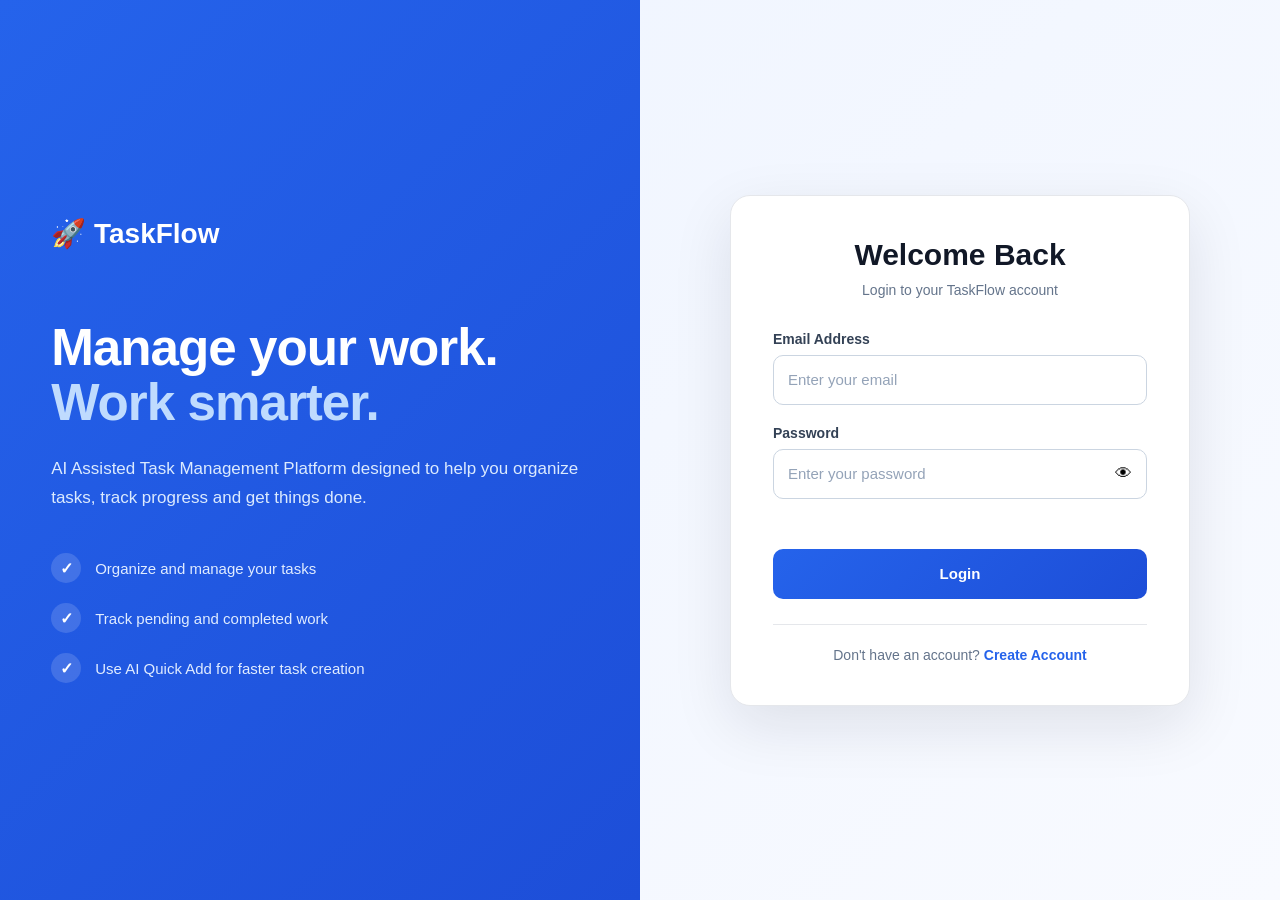
<file: frontend/index.html>
<!DOCTYPE html>
<html lang="en">

<head>
    <meta charset="UTF-8">
    <meta name="viewport" content="width=device-width, initial-scale=1.0">

    <title>TaskFlow</title>

    <link rel="stylesheet" href="styles.css">
</head>

<body>

    <!-- ==========================================
         HEADER
    =========================================== -->
    <header class="top-header">

    <div class="taskflow-brand">

        <div class="brand-icon">
            🚀
        </div>

        <div class="brand-text">
            <h1>TaskFlow</h1>
            <span>AI-Assisted Task Management</span>
        </div>

    </div>

    <div class="header-actions">

        <button
        type="button"
        id="logoutBtn"
        class="logout-btn"

    >
        🚪 Logout
    </button>

    </div>

</header>

    

    <!-- ==========================================
         DASHBOARD STATISTICS
    =========================================== -->

    <section class="stats-section">

        <div class="stat-card total">

            <h3>📋 Total Tasks</h3>

            <h1 id="totalTasks">0</h1>

        </div>


        <div class="stat-card pending">

            <h3>⏳ Pending</h3>

            <h1 id="pendingTasks">0</h1>

        </div>


        <div class="stat-card completed">

            <h3>✅ Completed</h3>

            <h1 id="completedTasks">0</h1>

        </div>

    </section>


    <!-- ==========================================
         MAIN LAYOUT
    =========================================== -->

    <main>


        <!-- ======================================
             LEFT SIDE
        ======================================= -->

        <section class="form-section">


            <!-- ==================================
                 AI QUICK ADD
            =================================== -->

            <div class="ai-quick-box">

                <h2>🤖 AI Quick Add</h2>


                <textarea
                    id="quickDescription"
                    placeholder="Example: Finish frontend tomorrow high priority"
                ></textarea>


                <input
                    type="number"
                    id="quickProjectId"
                    placeholder="Project ID"
                >


                <button
                    type="button"
                    id="quickAddBtn"
                >
                    🤖 Create using AI
                </button>

            </div>


            <!-- ==================================
                 NORMAL ADD TASK
            =================================== -->

            <div class="normal-task-box">

                <h2>Add New Task</h2>


                <form id="taskForm">


                    <label for="title">
                        Task Title
                    </label>


                    <input
                        type="text"
                        id="title"
                        placeholder="Enter Task Title"
                    >


                    <small id="titleError"></small>


                    <label for="description">
                        Description
                    </label>


                    <textarea
                        id="description"
                        placeholder="Enter Description"
                    ></textarea>


                    <label for="priority">
                        Priority
                    </label>


                    <select id="priority">

                        <option value="low">
                            Low
                        </option>

                        <option
                            value="medium"
                            selected
                        >
                            Medium
                        </option>

                        <option value="high">
                            High
                        </option>

                    </select>


                    <label for="due_date">
                        Due Date
                    </label>


                    <input
                        type="text"
                        id="due_date"
                        placeholder="Today / Tomorrow / Next Friday"
                    >


                    <label for="project_id">
                        Project ID
                    </label>


                    <input
                        type="number"
                        id="project_id"
                        placeholder="Project ID"
                    >


                    <button type="submit">
                        Add Task
                    </button>

                </form>

            </div>

        </section>


        <!-- ======================================
             RIGHT SIDE - TASK LIST
        ======================================= -->

        <section class="task-section">

            <h2>📋 Task List</h2>


            <!-- NORMAL SEARCH -->

            <input
                type="text"
                id="searchTask"
                placeholder="🔍 Search tasks..."
            >


            <!-- ==================================
                 ALGORITHM SEARCH
            =================================== -->

            <div class="algorithm-search">

                <input
                    type="text"
                    id="algorithmSearch"
                    placeholder="🔎 Search exact task title..."
                >


                <select id="searchAlgorithm">

                    <option value="binary">
                        Binary Search
                    </option>

                    <option value="linear">
                        Linear Search
                    </option>

                </select>


                <button
                    type="button"
                    id="algorithmSearchBtn"
                >
                    🔍 Search
                </button>


                <button
                    type="button"
                    id="clearSearchBtn"
                >
                    ❌ Clear
                </button>

            </div>


            <!-- ==================================
                 SORT
            =================================== -->

            <select id="sortTasks">

                <option value="newest">
                    🆕 Newest First
                </option>

                <option value="oldest">
                    📜 Oldest First
                </option>

                <option value="priority">
                    🔥 High Priority
                </option>

                <option value="status">
                    📌 Pending First
                </option>

            </select>


            <!-- ==================================
                 TASK LIST
            =================================== -->

            <div id="taskList"></div>

        </section>

    </main>


    <!-- ==========================================
         DELETE CONFIRMATION MODAL
    =========================================== -->

    <div
        id="deleteModal"
        class="modal"
    >

        <div class="modal-content">

            <h2>🗑️ Delete Task</h2>

            <p>
                Are you sure you want to delete this task?
            </p>


            <div class="modal-buttons">

                <button
                    id="cancelDelete"
                    class="cancel-btn"
                    type="button"
                >
                    Cancel
                </button>


                <button
                    id="confirmDelete"
                    class="confirm-btn"
                    type="button"
                >
                    Delete
                </button>

            </div>

        </div>

    </div>


    <!-- ==========================================
         AI QUICK ADD PREVIEW MODAL
    =========================================== -->

    <div
        id="quickTaskPreview"
        class="modal"
    >

        <div class="modal-content ai-preview-content">

            <h2>🤖 AI Task Preview</h2>


            <!-- Description -->

            <div class="ai-preview-row">

                <strong>Description</strong>

                <p id="quickPreviewDescription">
                    -
                </p>

            </div>


            <!-- Priority -->

            <div class="ai-preview-row">

                <strong>Priority</strong>


                <div class="priority-options">

                    <button
                        type="button"
                        class="priority-option"
                        data-priority="low"
                    >
                        🟢 Low
                    </button>


                    <button
                        type="button"
                        class="priority-option active"
                        data-priority="medium"
                    >
                        🟡 Medium
                    </button>


                    <button
                        type="button"
                        class="priority-option"
                        data-priority="high"
                    >
                        🔴 High
                    </button>

                </div>

            </div>


            <!-- Due Date -->

            <div class="ai-preview-row">

                <label for="quickTaskDueDate">
                    <strong>Due Date</strong>
                </label>


                <input
                    type="text"
                    id="quickTaskDueDate"
                    placeholder="Today / Tomorrow / Next Friday"
                >

            </div>


            <!-- Buttons -->

            <div class="modal-buttons">

                <button
                    type="button"
                    id="cancelQuickTaskBtn"
                    class="cancel-btn"
                >
                    Cancel
                </button>


                <button
                    type="button"
                    id="confirmQuickTaskBtn"
                    class="confirm-btn ai-confirm-btn"
                >
                    🤖 Add AI Task
                </button>

            </div>

        </div>

    </div>


    <!-- ==========================================
         SUCCESS TOAST
    =========================================== -->

    <div
        id="successToast"
        class="toast"
    ></div>


    <!-- ==========================================
         AUTHENTICATION CHECK
    =========================================== -->

    <script>

        const taskflowToken =
            localStorage.getItem("taskflow_token");

        if (!taskflowToken) {

            window.location.href = "login.html";

        }

    </script>


    <!-- ==========================================
         JAVASCRIPT
    =========================================== -->

    <script src="script.js"></script>
    <script src="logout.js"></script>

</body>

</html>
</file>
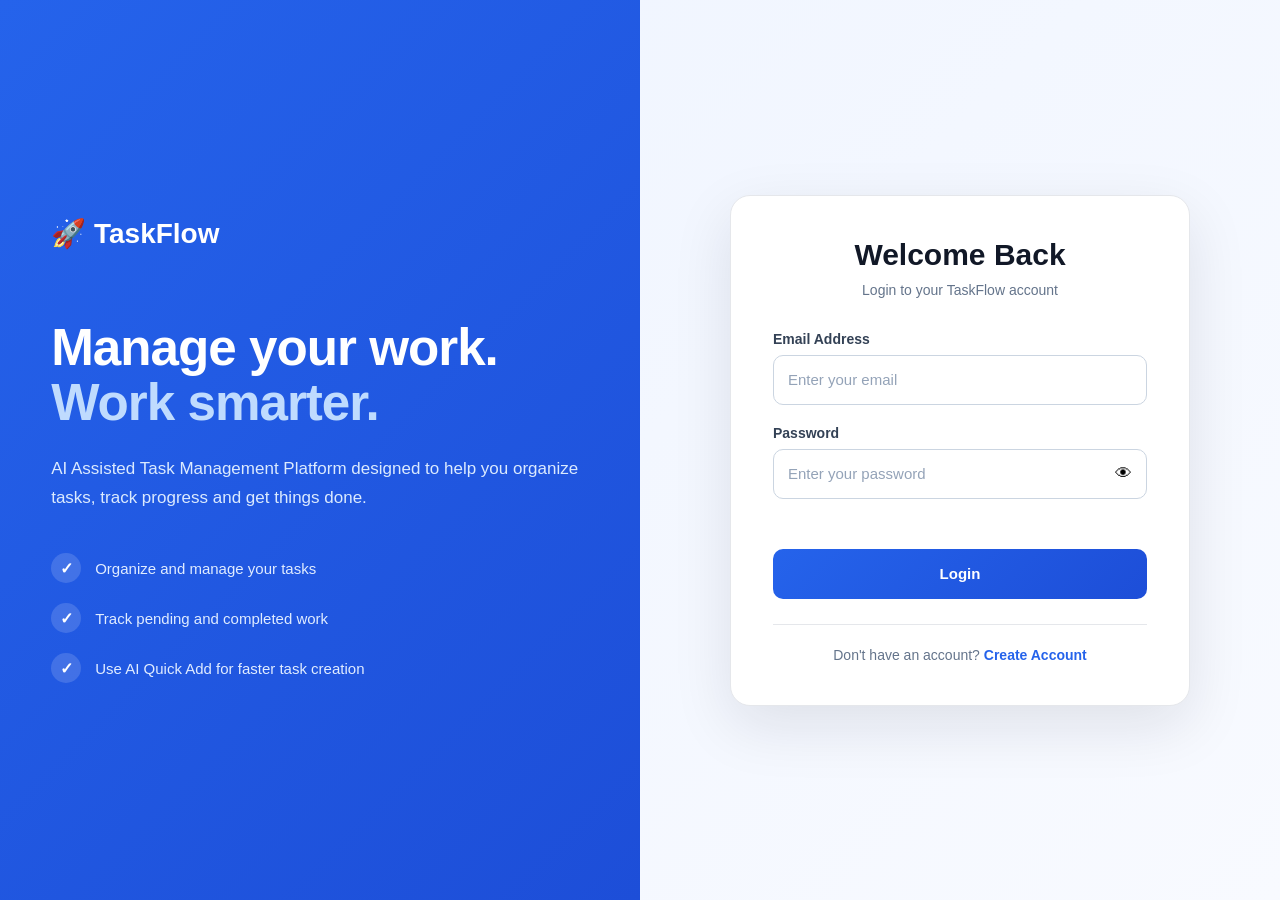
<file: frontend/login.html>
<!DOCTYPE html>
<html lang="en">

<head>
    <meta charset="UTF-8">

    <meta
        name="viewport"
        content="width=device-width, initial-scale=1.0"
    >

    <title>TaskFlow - Login</title>

    <link rel="stylesheet" href="auth.css">
</head>

<body>

    <div class="auth-page">

        <!-- ==========================================
             LEFT SIDE
        =========================================== -->

        <div class="auth-info">

            <div class="brand">
                🚀 TaskFlow
            </div>

            <h1>
                Manage your work.
                <span>Work smarter.</span>
            </h1>

            <p>
                AI Assisted Task Management Platform
                designed to help you organize tasks,
                track progress and get things done.
            </p>

            <div class="feature-list">

                <div class="feature">
                    <span>✓</span>
                    <p>Organize and manage your tasks</p>
                </div>

                <div class="feature">
                    <span>✓</span>
                    <p>Track pending and completed work</p>
                </div>

                <div class="feature">
                    <span>✓</span>
                    <p>Use AI Quick Add for faster task creation</p>
                </div>

            </div>

        </div>


        <!-- ==========================================
             LOGIN CARD
        =========================================== -->

        <div class="auth-container">

            <div class="auth-card">

                <div class="auth-header">

                    <div class="mobile-logo">
                        🚀
                    </div>

                    <h2>
                        Welcome Back
                    </h2>

                    <p>
                        Login to your TaskFlow account
                    </p>

                </div>


                <!-- ==================================
                     LOGIN FORM
                =================================== -->

                <form id="loginForm">

                    <div class="input-group">

                        <label for="loginEmail">
                            Email Address
                        </label>

                        <input
                            type="email"
                            id="loginEmail"
                            placeholder="Enter your email"
                            autocomplete="email"
                            required
                        >

                    </div>


                    <div class="input-group">

                        <label for="loginPassword">
                            Password
                        </label>

                        <div class="password-wrapper">

                            <input
                                type="password"
                                id="loginPassword"
                                placeholder="Enter your password"
                                autocomplete="current-password"
                                required
                            >

                            <button
                                type="button"
                                class="password-toggle"
                                id="loginPasswordToggle"
                            >
                                👁
                            </button>

                        </div>

                    </div>


                    <!-- ERROR -->

                    <div
                        id="loginError"
                        class="auth-error"
                    ></div>


                    <!-- SUCCESS -->

                    <div
                        id="loginSuccess"
                        class="auth-success"
                    ></div>


                    <!-- LOGIN BUTTON -->

                    <button
                        type="submit"
                        class="auth-button"
                        id="loginButton"
                    >
                        Login
                    </button>

                </form>


                <!-- ==================================
                     REGISTER LINK
                =================================== -->

                <div class="auth-footer">

                    <p>
                        Don't have an account?

                        <a href="register.html">
                            Create Account
                        </a>
                    </p>

                </div>

            </div>

        </div>

    </div>


    <!-- ==========================================
         AUTH JAVASCRIPT
    =========================================== -->

    <script src="auth.js"></script>

</body>

</html>
</file>
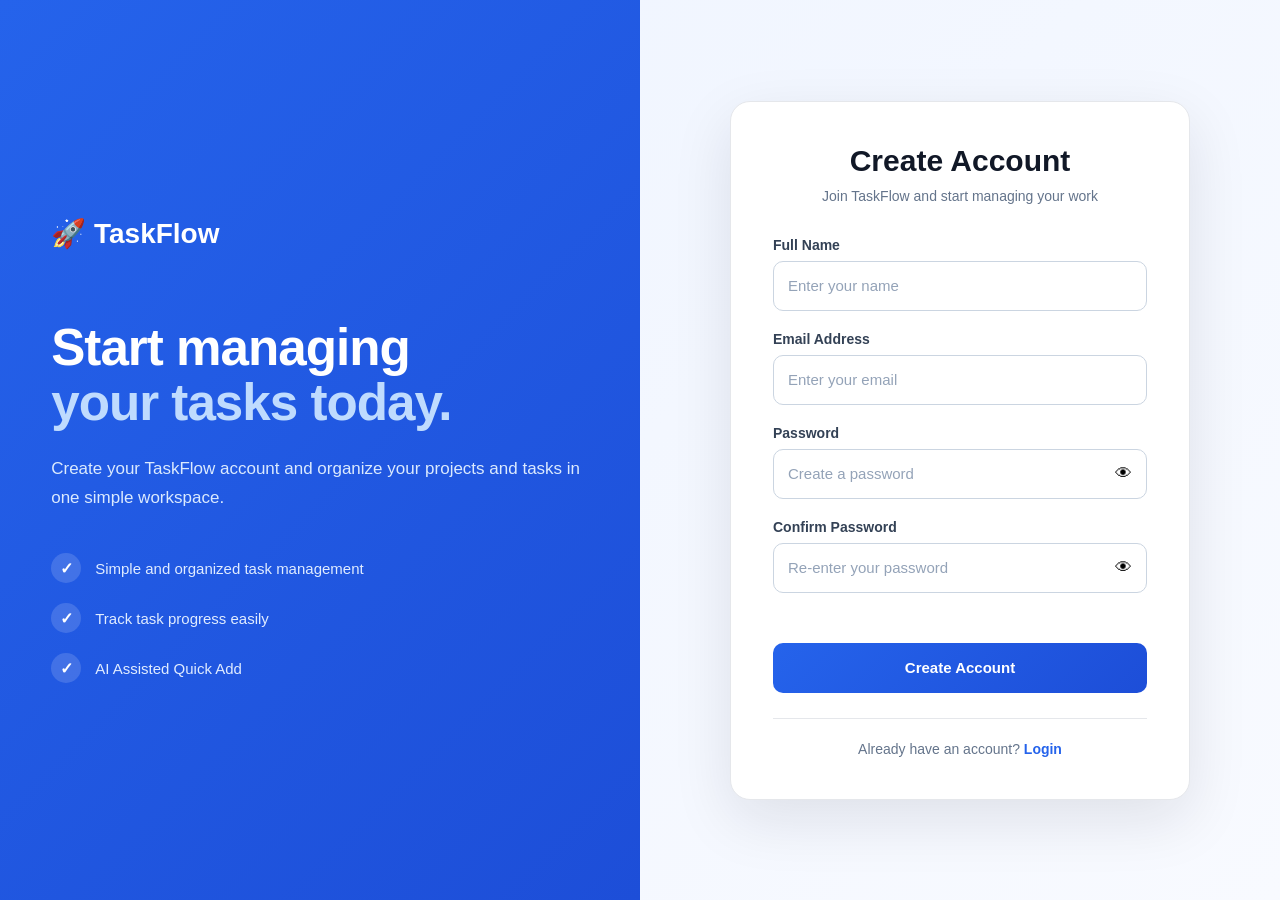
<file: frontend/register.html>
<!DOCTYPE html>
<html lang="en">

<head>

    <meta charset="UTF-8">

    <meta
        name="viewport"
        content="width=device-width, initial-scale=1.0"
    >

    <title>TaskFlow - Register</title>

    <link rel="stylesheet" href="auth.css">

</head>

<body>

    <div class="auth-page">

        <!-- ==========================================
             LEFT SIDE
        =========================================== -->

        <div class="auth-info">

            <div class="brand">
                🚀 TaskFlow
            </div>

            <h1>
                Start managing
                <span>your tasks today.</span>
            </h1>

            <p>
                Create your TaskFlow account and
                organize your projects and tasks
                in one simple workspace.
            </p>

            <div class="feature-list">

                <div class="feature">
                    <span>✓</span>
                    <p>Simple and organized task management</p>
                </div>

                <div class="feature">
                    <span>✓</span>
                    <p>Track task progress easily</p>
                </div>

                <div class="feature">
                    <span>✓</span>
                    <p>AI Assisted Quick Add</p>
                </div>

            </div>

        </div>


        <!-- ==========================================
             REGISTER CARD
        =========================================== -->

        <div class="auth-container">

            <div class="auth-card">

                <div class="auth-header">

                    <div class="mobile-logo">
                        🚀
                    </div>

                    <h2>
                        Create Account
                    </h2>

                    <p>
                        Join TaskFlow and start managing
                        your work
                    </p>

                </div>


                <!-- ==================================
                     REGISTER FORM
                =================================== -->

                <form id="registerForm">

                    <!-- NAME -->

                    <div class="input-group">

                        <label for="registerName">
                            Full Name
                        </label>

                        <input
                            type="text"
                            id="registerName"
                            placeholder="Enter your name"
                            autocomplete="name"
                            required
                        >

                    </div>


                    <!-- EMAIL -->

                    <div class="input-group">

                        <label for="registerEmail">
                            Email Address
                        </label>

                        <input
                            type="email"
                            id="registerEmail"
                            placeholder="Enter your email"
                            autocomplete="email"
                            required
                        >

                    </div>


                    <!-- PASSWORD -->

                    <div class="input-group">

                        <label for="registerPassword">
                            Password
                        </label>

                        <div class="password-wrapper">

                            <input
                                type="password"
                                id="registerPassword"
                                placeholder="Create a password"
                                autocomplete="new-password"
                                required
                            >

                            <button
                                type="button"
                                class="password-toggle"
                                id="registerPasswordToggle"
                                aria-label="Show password"
                            >
                                👁
                            </button>

                        </div>

                    </div>


                    <!-- CONFIRM PASSWORD -->

                    <div class="input-group">

                        <label for="confirmPassword">
                            Confirm Password
                        </label>

                        <div class="password-wrapper">

                            <input
                                type="password"
                                id="confirmPassword"
                                placeholder="Re-enter your password"
                                autocomplete="new-password"
                                required
                            >

                            <button
                                type="button"
                                class="password-toggle"
                                id="confirmPasswordToggle"
                                aria-label="Show confirm password"
                            >
                                👁
                            </button>

                        </div>

                    </div>


                    <!-- ERROR -->

                    <div
                        id="registerError"
                        class="auth-error"
                    ></div>


                    <!-- SUCCESS -->

                    <div
                        id="registerSuccess"
                        class="auth-success"
                    ></div>


                    <!-- REGISTER BUTTON -->

                    <button
                        type="submit"
                        class="auth-button"
                        id="registerButton"
                    >
                        Create Account
                    </button>

                </form>


                <!-- ==================================
                     LOGIN LINK
                =================================== -->

                <div class="auth-footer">

                    <p>
                        Already have an account?

                        <a href="login.html">
                            Login
                        </a>
                    </p>

                </div>

            </div>

        </div>

    </div>


    <script src="auth.js"></script>

</body>

</html>
</file>
<file: frontend/styles.css>
/* =========================================================
   TASKFLOW - PROFESSIONAL BLUE UI
   ONLY VISUAL / COLOR / SPACING CHANGES
   ========================================================= */

* {
    margin: 0;
    padding: 0;
    box-sizing: border-box;
}

html {
    scroll-behavior: smooth;
}

body {
    min-height: 100vh;

    font-family:
        Inter,
        ui-sans-serif,
        system-ui,
        -apple-system,
        BlinkMacSystemFont,
        "Segoe UI",
        sans-serif;

    color: #172033;

    background:
        radial-gradient(
            circle at 15% 0%,
            rgba(96, 165, 250, 0.35),
            transparent 32%
        ),
        radial-gradient(
            circle at 90% 10%,
            rgba(59, 130, 246, 0.25),
            transparent 30%
        ),
        linear-gradient(
            135deg,
            #dbeafe 0%,
            #eff6ff 45%,
            #e0f2fe 100%
        );

    line-height: 1.5;
}

/* =========================================================
   HEADER
   ========================================================= */

header {
    width: min(1400px, calc(100% - 40px));
    margin: 24px auto 18px;

    padding: 28px 32px;

    border-radius: 22px;

    background:
        linear-gradient(
            135deg,
            #0f3b82 0%,
            #1557a6 55%,
            #1976d2 100%
        );

    color: white;

    box-shadow:
        0 18px 45px rgba(30, 64, 175, 0.25);

    position: relative;
    overflow: hidden;
}

header::after {
    content: "";

    position: absolute;

    width: 260px;
    height: 260px;

    right: -90px;
    top: -130px;

    border-radius: 50%;

    background: rgba(255, 255, 255, 0.10);
}

header h1 {
    position: relative;
    z-index: 1;

    font-size: clamp(1.7rem, 3vw, 2.35rem);
    font-weight: 800;

    letter-spacing: -0.8px;

    margin-bottom: 5px;
}

header p {
    position: relative;
    z-index: 1;

    color: #dbeafe;

    font-size: 0.95rem;
    font-weight: 500;
}

/* =========================================================
   STATISTICS
   ========================================================= */

.stats-section {
    width: min(1400px, calc(100% - 40px));
    margin: 0 auto 20px;

    display: grid;

    grid-template-columns:
        repeat(3, minmax(0, 1fr));

    gap: 16px;
}

.stat-card {
    min-height: 120px;

    padding: 20px 22px;

    border-radius: 18px;

    background:
        linear-gradient(
            145deg,
            #ffffff,
            #f8fbff
        );

    border: 1px solid #bfdbfe;

    box-shadow:
        0 10px 28px rgba(30, 64, 175, 0.12);

    display: flex;
    flex-direction: column;
    justify-content: center;

    position: relative;

    overflow: hidden;

    transition:
        transform 0.2s ease,
        box-shadow 0.2s ease;
}

.stat-card:hover {
    transform: translateY(-3px);

    box-shadow:
        0 16px 35px rgba(30, 64, 175, 0.16);
}

.stat-card::before {
    content: "";

    position: absolute;

    left: 0;
    top: 0;
    bottom: 0;

    width: 5px;
}

.stat-card.total::before {
    background: #2563eb;
}

.stat-card.pending::before {
    background: #f59e0b;
}

.stat-card.completed::before {
    background: #10b981;
}

.stat-card h3 {
    color: #475569;

    font-size: 0.88rem;
    font-weight: 700;

    margin-bottom: 4px;
}

.stat-card h1 {
    color: #0f172a;

    font-size: 2rem;
    font-weight: 800;

    line-height: 1.1;
}

/* =========================================================
   MAIN
   ========================================================= */

main {
    width: min(1400px, calc(100% - 40px));
    margin: 0 auto 40px;

    display: grid;

    grid-template-columns:
        minmax(300px, 0.82fr)
        minmax(0, 1.6fr);

    gap: 20px;

    align-items: start;
}

/* =========================================================
   COMMON SECTIONS
   ========================================================= */

.form-section,
.task-section {
    background:
        rgba(255, 255, 255, 0.94);

    border: 1px solid #bfdbfe;

    border-radius: 20px;

    box-shadow:
        0 12px 32px rgba(30, 64, 175, 0.12);

    padding: 22px;

    backdrop-filter: blur(10px);
}

.form-section h2,
.task-section h2 {
    color: #123b70;

    font-size: 1.15rem;
    font-weight: 800;

    letter-spacing: -0.25px;

    margin-bottom: 15px;
}

hr {
    border: 0;

    border-top: 1px solid #dbeafe;

    margin: 24px 0;
}

/* =========================================================
   LABELS
   ========================================================= */

label {
    display: block;

    color: #334155;

    font-size: 0.82rem;
    font-weight: 700;

    margin: 13px 0 6px;
}

/* =========================================================
   INPUTS
   ========================================================= */

input,
textarea,
select {
    width: 100%;

    border: 1px solid #bfdbfe;

    border-radius: 11px;

    background: #f8fbff;

    color: #172033;

    font-family: inherit;

    font-size: 0.91rem;

    outline: none;

    transition:
        border-color 0.2s ease,
        box-shadow 0.2s ease,
        background 0.2s ease;
}

input,
select {
    min-height: 43px;

    padding: 10px 12px;
}

textarea {
    min-height: 95px;

    padding: 11px 12px;

    resize: vertical;
}

input::placeholder,
textarea::placeholder {
    color: #7c91aa;
}

input:focus,
textarea:focus,
select:focus {
    border-color: #3b82f6;

    background: #ffffff;

    box-shadow:
        0 0 0 3px rgba(59, 130, 246, 0.14);
}

/* =========================================================
   BUTTONS
   ========================================================= */

button {
    border: 0;

    border-radius: 10px;

    font-family: inherit;

    font-weight: 700;

    cursor: pointer;

    transition:
        transform 0.15s ease,
        box-shadow 0.15s ease,
        background 0.15s ease,
        opacity 0.15s ease;
}

button:hover {
    transform: translateY(-1px);
}

button:active {
    transform: translateY(0);
}

/* =========================================================
   ADD TASK BUTTON
   ========================================================= */

#taskForm button[type="submit"] {
    width: 100%;

    min-height: 45px;

    margin-top: 16px;

    color: white;

    background:
        linear-gradient(
            135deg,
            #1d4ed8,
            #2563eb
        );

    box-shadow:
        0 8px 18px rgba(37, 99, 235, 0.25);
}

#taskForm button[type="submit"]:hover {
    box-shadow:
        0 11px 24px rgba(37, 99, 235, 0.32);
}

/* =========================================================
   TITLE ERROR
   ========================================================= */

#titleError {
    display: block;

    color: #dc2626;

    font-size: 0.76rem;

    font-weight: 600;

    margin-top: 4px;
}

/* =========================================================
   AI QUICK ADD
   ========================================================= */

#quickDescription {
    min-height: 88px;
}

#quickProjectId {
    margin-top: 9px;
}

#quickAddBtn {
    width: 100%;

    min-height: 44px;

    margin-top: 10px;

    color: #ffffff;

    background:
        linear-gradient(
            135deg,
            #2563eb,
            #3b82f6
        );

    border: 1px solid #2563eb;

    box-shadow:
        0 7px 18px rgba(37, 99, 235, 0.20);
}

#quickAddBtn:hover {
    background:
        linear-gradient(
            135deg,
            #1d4ed8,
            #2563eb
        );
}

/* =========================================================
   AI POPUP
   ========================================================= */

.quick-task-preview {
    position: fixed;

    inset: 0;

    z-index: 1000;

    display: none;

    align-items: center !important;
    justify-content: center !important;

    padding: 20px;

    background:
        rgba(30, 64, 175, 0.58);

    backdrop-filter: blur(8px);
}

/*
   JS agar display:block kare,
   popup phir bhi CENTER rahega.
*/

.quick-task-preview[style*="display: block"] {
    display: flex !important;
    align-items: center !important;
    justify-content: center !important;
}

/* POPUP WHITE BOX */

.quick-popup-content {
    width: min(430px, 100%);

    max-height: calc(100vh - 40px);

    overflow-y: auto;

    padding: 24px;

    border-radius: 22px;

    background:
        linear-gradient(
            145deg,
            #ffffff,
            #f8fbff
        );

    border: 1px solid #bfdbfe;

    box-shadow:
        0 30px 80px rgba(15, 23, 42, 0.30);

    animation:
        popupIn 0.22s ease;
}

@keyframes popupIn {
    from {
        opacity: 0;
        transform: translateY(12px) scale(0.97);
    }

    to {
        opacity: 1;
        transform: translateY(0) scale(1);
    }
}

.quick-popup-header {
    display: flex;

    align-items: center;

    gap: 13px;

    margin-bottom: 22px;
}

.quick-ai-icon {
    width: 46px;
    height: 46px;

    display: grid;
    place-items: center;

    flex-shrink: 0;

    border-radius: 14px;

    background:
        linear-gradient(
            135deg,
            #dbeafe,
            #bfdbfe
        );

    color: #1d4ed8;

    font-size: 1.35rem;
}

.quick-popup-header h3 {
    color: #123b70;

    font-size: 1.05rem;

    font-weight: 800;
}

.quick-popup-header p {
    color: #64748b;

    font-size: 0.78rem;

    margin-top: 2px;
}

.quick-option-section {
    margin-top: 18px;
}

.quick-option-section > label {
    margin-top: 0;

    color: #334155;
}

/* =========================================================
   PRIORITY
   ========================================================= */

.priority-options {
    display: grid;

    grid-template-columns:
        repeat(3, 1fr);

    gap: 9px;

    margin-top: 7px;
}

.priority-option {
    min-height: 52px;

    display: flex;

    align-items: center;
    justify-content: center;

    gap: 6px;

    color: #475569;

    background: #f8fbff;

    border: 1px solid #bfdbfe;

    border-radius: 11px;
}

.priority-option:hover {
    background: #eff6ff;

    border-color: #60a5fa;
}

.priority-option.active {
    color: #1d4ed8;

    background: #dbeafe;

    border-color: #3b82f6;

    box-shadow:
        0 0 0 2px rgba(59, 130, 246, 0.10);
}

.quick-saving-text {
    margin-top: 17px;

    padding: 11px 12px;

    border-radius: 10px;

    color: #64748b;

    background: #eff6ff;

    font-size: 0.78rem;

    text-align: center;
}

/* =========================================================
   TASK SECTION
   ========================================================= */

.task-section {
    min-width: 0;
}

#searchTask {
    margin-bottom: 10px;
}

/* =========================================================
   ALGORITHM SEARCH
   ========================================================= */

.algorithm-search {
    display: grid;

    grid-template-columns:
        minmax(0, 1fr)
        145px
        auto
        auto;

    gap: 8px;

    margin-bottom: 10px;
}

.algorithm-search input,
.algorithm-search select,
.algorithm-search button {
    min-height: 42px;
}

#algorithmSearchBtn {
    padding: 0 15px;

    color: white;

    background:
        linear-gradient(
            135deg,
            #1d4ed8,
            #2563eb
        );
}

#clearSearchBtn {
    padding: 0 14px;

    color: #334155;

    background: #eff6ff;

    border: 1px solid #bfdbfe;
}

#clearSearchBtn:hover {
    background: #dbeafe;
}

#sortTasks {
    width: 190px;

    margin-bottom: 14px;
}

/* =========================================================
   TASK CARDS
   ========================================================= */

#taskList {
    display: grid;

    gap: 10px;
}

.task-item {
    padding: 16px;

    border-radius: 15px;

    background:
        linear-gradient(
            145deg,
            #ffffff,
            #f8fbff
        );

    border: 1px solid #dbeafe;

    box-shadow:
        0 5px 15px rgba(30, 64, 175, 0.07);

    transition:
        transform 0.18s ease,
        box-shadow 0.18s ease,
        border-color 0.18s ease;
}

.task-item:hover {
    transform: translateY(-2px);

    box-shadow:
        0 10px 24px rgba(30, 64, 175, 0.12);
}

.pending-task {
    border-left: 4px solid #f59e0b;
}

.completed-task {
    border-left: 4px solid #10b981;

    background:
        linear-gradient(
            135deg,
            #ffffff,
            #ecfdf5
        );
}

.task-item h3 {
    color: #123b70;

    font-size: 1rem;

    font-weight: 800;

    margin-bottom: 7px;

    overflow-wrap: anywhere;
}

.task-item p {
    color: #64748b;

    font-size: 0.82rem;

    margin-top: 3px;

    overflow-wrap: anywhere;
}

.task-item p:nth-of-type(2) {
    text-transform: capitalize;
}

/* =========================================================
   TASK BUTTONS
   ========================================================= */

.task-buttons {
    display: flex;

    flex-wrap: wrap;

    gap: 7px;

    margin-top: 13px;
}

.task-buttons button {
    min-height: 36px;

    padding: 7px 11px;

    font-size: 0.78rem;
}

/* EDIT */

.edit-btn {
    color: #1d4ed8;

    background: #dbeafe;

    border: 1px solid #93c5fd;
}

.edit-btn:hover {
    background: #bfdbfe;
}

/* DELETE */

.delete-btn {
    color: #b91c1c;

    background: #fef2f2;

    border: 1px solid #fecaca;
}

.delete-btn:hover {
    background: #fee2e2;
}

/* COMPLETE */

.complete-btn {
    color: #047857;

    background: #ecfdf5;

    border: 1px solid #a7f3d0;
}

.complete-btn:hover {
    background: #d1fae5;
}

/* =========================================================
   DELETE MODAL
   ========================================================= */

.modal {
    position: fixed;

    inset: 0;

    z-index: 2000;

    display: none;

    align-items: center !important;
    justify-content: center !important;

    padding: 20px;

    background:
        rgba(30, 64, 175, 0.58);

    backdrop-filter: blur(8px);
}

.modal.show {
    display: flex !important;

    align-items: center !important;
    justify-content: center !important;
}

.modal-content {
    width: min(410px, 100%);

    padding: 25px;

    border-radius: 20px;

    background:
        linear-gradient(
            145deg,
            #ffffff,
            #f8fbff
        );

    border: 1px solid #bfdbfe;

    box-shadow:
        0 30px 80px rgba(15, 23, 42, 0.30);

    text-align: center;

    animation:
        popupIn 0.22s ease;
}

.modal-content h2 {
    color: #123b70;

    font-size: 1.15rem;

    margin-bottom: 7px;
}

.modal-content p {
    color: #64748b;

    font-size: 0.88rem;

    margin-bottom: 20px;
}

.modal-buttons {
    display: flex;

    justify-content: center;

    gap: 9px;
}

.modal-buttons button {
    min-height: 40px;

    padding: 8px 18px;
}

.cancel-btn {
    color: #334155;

    background: #eff6ff;

    border: 1px solid #bfdbfe;
}

.cancel-btn:hover {
    background: #dbeafe;
}

.confirm-btn {
    color: white;

    background:
        linear-gradient(
            135deg,
            #dc2626,
            #ef4444
        );

    box-shadow:
        0 6px 15px rgba(220, 38, 38, 0.20);
}

/* =========================================================
   SUCCESS TOAST
   ========================================================= */

.toast {
    position: fixed;

    right: 22px;
    bottom: 22px;

    z-index: 3000;

    max-width: min(360px, calc(100% - 30px));

    padding: 12px 16px;

    border-radius: 12px;

    color: white;

    background:
        linear-gradient(
            135deg,
            #0f3b82,
            #2563eb
        );

    box-shadow:
        0 12px 30px rgba(30, 64, 175, 0.25);

    font-size: 0.84rem;

    font-weight: 700;

    opacity: 0;

    pointer-events: none;

    transform: translateY(12px);

    transition:
        opacity 0.2s ease,
        transform 0.2s ease;
}

.toast.show {
    opacity: 1;

    transform: translateY(0);
}

/* =========================================================
   EMPTY MESSAGE
   ========================================================= */

#taskList > p {
    padding: 25px 15px;

    color: #64748b;

    background: #eff6ff;

    border: 1px dashed #93c5fd;

    border-radius: 13px;

    text-align: center;

    font-size: 0.88rem;
}

/* =========================================================
   TABLET
   ========================================================= */

@media (max-width: 1000px) {

    main {
        grid-template-columns: 1fr;
    }

    .form-section {
        order: 1;
    }

    .task-section {
        order: 2;
    }

    .algorithm-search {
        grid-template-columns:
            1fr 140px;
    }

    #algorithmSearchBtn,
    #clearSearchBtn {
        width: 100%;
    }
}

/* =========================================================
   MOBILE
   ========================================================= */

@media (max-width: 700px) {

    body {
        background:
            radial-gradient(
                circle at 15% 0%,
                rgba(96, 165, 250, 0.30),
                transparent 35%
            ),
            linear-gradient(
                135deg,
                #dbeafe,
                #eff6ff
            );
    }

    header {
        width: calc(100% - 20px);

        margin: 10px auto 10px;

        padding: 17px 18px;

        border-radius: 16px;
    }

    header h1 {
        font-size: 1.45rem;

        letter-spacing: -0.5px;
    }

    header p {
        font-size: 0.76rem;
    }

    /* STATS */

    .stats-section {
        width: calc(100% - 20px);

        margin-bottom: 10px;

        grid-template-columns:
            repeat(3, minmax(0, 1fr));

        gap: 7px;
    }

    .stat-card {
        min-height: 78px;

        padding: 11px 8px;

        border-radius: 13px;

        text-align: center;
    }

    .stat-card::before {
        width: 3px;
    }

    .stat-card h3 {
        font-size: 0.67rem;

        line-height: 1.2;

        white-space: nowrap;
    }

    .stat-card h1 {
        font-size: 1.35rem;
    }

    /* MAIN */

    main {
        width: calc(100% - 20px);

        margin-bottom: 20px;

        gap: 12px;
    }

    .form-section,
    .task-section {
        padding: 14px;

        border-radius: 15px;
    }

    .form-section h2,
    .task-section h2 {
        font-size: 1rem;

        margin-bottom: 10px;
    }

    hr {
        margin: 16px 0;
    }

    input,
    select {
        min-height: 40px;

        font-size: 0.84rem;
    }

    textarea {
        min-height: 75px;

        font-size: 0.84rem;
    }

    label {
        font-size: 0.75rem;

        margin-top: 10px;
    }

    #taskForm button[type="submit"],
    #quickAddBtn {
        min-height: 42px;

        margin-top: 10px;
    }

    /* ALGORITHM */

    .algorithm-search {
        grid-template-columns:
            1fr 1fr;

        gap: 7px;
    }

    #algorithmSearchBtn,
    #clearSearchBtn {
        min-height: 40px;
    }

    #sortTasks {
        width: 100%;

        margin-bottom: 10px;
    }

    /* TASKS */

    #taskList {
        gap: 8px;
    }

    .task-item {
        padding: 12px;

        border-radius: 12px;
    }

    .task-item h3 {
        font-size: 0.9rem;

        margin-bottom: 5px;
    }

    .task-item p {
        font-size: 0.73rem;

        margin-top: 2px;
    }

    .task-buttons {
        gap: 5px;

        margin-top: 9px;
    }

    .task-buttons button {
        flex: 1;

        min-height: 34px;

        padding: 6px 7px;

        font-size: 0.70rem;
    }

    /* AI POPUP */

    .quick-task-preview {
        padding: 14px;

        align-items: center !important;
        justify-content: center !important;
    }

    .quick-popup-content {
        width: 100%;

        max-width: 430px;

        padding: 18px;

        border-radius: 17px;
    }

    .quick-popup-header {
        margin-bottom: 16px;
    }

    .quick-ai-icon {
        width: 40px;
        height: 40px;

        border-radius: 11px;

        font-size: 1.1rem;
    }

    .priority-options {
        gap: 6px;
    }

    .priority-option {
        min-height: 45px;

        font-size: 0.75rem;
    }

    /* DELETE POPUP */

    .modal {
        padding: 14px;

        align-items: center !important;
        justify-content: center !important;
    }

    .modal-content {
        padding: 20px;

        border-radius: 17px;
    }

    .modal-buttons {
        gap: 7px;
    }

    .modal-buttons button {
        flex: 1;

        min-height: 39px;
    }

    /* TOAST */

    .toast {
        right: 10px;
        left: 10px;
        bottom: 10px;

        max-width: none;

        text-align: center;

        font-size: 0.76rem;
    }
}

/* =========================================================
   VERY SMALL PHONES
   ========================================================= */

@media (max-width: 420px) {

    header {
        padding: 15px;
    }

    header h1 {
        font-size: 1.3rem;
    }

    header p {
        font-size: 0.7rem;
    }

    .stats-section {
        gap: 5px;
    }

    .stat-card {
        min-height: 70px;

        padding: 9px 5px;
    }

    .stat-card h3 {
        font-size: 0.60rem;
    }

    .stat-card h1 {
        font-size: 1.2rem;
    }

    .form-section,
    .task-section {
        padding: 12px;
    }

    .algorithm-search {
        grid-template-columns: 1fr;
    }

    .task-buttons {
        display: grid;

        grid-template-columns:
            repeat(3, 1fr);
    }

    .task-buttons button {
        width: 100%;

        font-size: 0.66rem;
    }

    .quick-popup-content {
        padding: 15px;
    }
}

/* =========================================================
   ACCESSIBILITY
   ========================================================= */

button:focus-visible,
input:focus-visible,
textarea:focus-visible,
select:focus-visible {
    outline: 3px solid rgba(59, 130, 246, 0.20);

    outline-offset: 2px;
}

/* =========================================================
   REDUCE MOTION
   ========================================================= */

@media (prefers-reduced-motion: reduce) {

    *,
    *::before,
    *::after {
        animation-duration: 0.01ms !important;

        animation-iteration-count: 1 !important;

        scroll-behavior: auto !important;

        transition-duration: 0.01ms !important;
    }
}

/* =========================================
   AI QUICK ADD & NORMAL TASK BOXES
   ========================================= */

.ai-quick-box,
.normal-task-box {
    background: linear-gradient(
        145deg,
        #ffffff,
        #f8fbff
    );

    border: 1px solid #bfdbfe;

    border-radius: 16px;

    padding: 18px;

    box-shadow:
        0 7px 20px rgba(30, 64, 175, 0.08);

    transition:
        transform 0.2s ease,
        box-shadow 0.2s ease,
        border-color 0.2s ease;
}


/* Hover */

.ai-quick-box:hover,
.normal-task-box:hover {
    transform: translateY(-2px);

    border-color: #93c5fd;

    box-shadow:
        0 12px 28px rgba(30, 64, 175, 0.12);
}


/* AI BOX */

.ai-quick-box {
    margin-bottom: 20px;

    border-left: 4px solid #2563eb;
}


/* NORMAL TASK BOX */

.normal-task-box {
    border-left: 4px solid #10b981;
}


/* BOX HEADINGS */

.ai-quick-box h2,
.normal-task-box h2 {
    margin-top: 0;

    margin-bottom: 16px;

    color: #123b70;

    font-size: 1.05rem;

    font-weight: 800;
}


/* AI QUICK ADD BUTTON */

.ai-quick-box #quickAddBtn {
    width: 100%;

    min-height: 44px;

    margin-top: 12px;

    color: #ffffff;

    background:
        linear-gradient(
            135deg,
            #2563eb,
            #3b82f6
        );

    border: 1px solid #2563eb;

    box-shadow:
        0 7px 18px rgba(37, 99, 235, 0.20);
}


.ai-quick-box #quickAddBtn:hover {
    background:
        linear-gradient(
            135deg,
            #1d4ed8,
            #2563eb
        );

    box-shadow:
        0 10px 24px rgba(37, 99, 235, 0.28);
}
@media (max-width: 700px) {

    .ai-quick-box,
    .normal-task-box {
        padding: 14px;

        border-radius: 13px;
    }

    .ai-quick-box h2,
    .normal-task-box h2 {
        font-size: 0.95rem;

        margin-bottom: 12px;
    }

}


/* ==========================================
   HEADER RIGHT SIDE
========================================== */

.header-right {
    margin-left: auto;
    display: flex;
    align-items: center;
}

/* ==========================================
   TASKFLOW HEADER
========================================== */

.top-header {
    width: 100%;
    min-height: 75px;

    display: flex;
    align-items: center;
    justify-content: space-between;

    padding: 0 30px;
    box-sizing: border-box;
}


/* ==========================================
   TASKFLOW BRAND - LEFT
========================================== */

.taskflow-brand {
    display: flex;
    align-items: center;
    gap: 12px;
}

.brand-icon {
    font-size: 32px;
}

.brand-text h1 {
    margin: 0;
}

.brand-text span {
    display: block;
}


/* ==========================================
   HEADER ACTIONS - RIGHT
========================================== */

.header-actions {
    margin-left: auto;

    display: flex;
    align-items: center;
    justify-content: flex-end;
}


/* ==========================================
   LOGOUT BUTTON
========================================== */

.logout-btn {
    display: flex;
    align-items: center;
    justify-content: center;

    gap: 8px;

    padding: 10px 18px;

    border: none;
    border-radius: 8px;

    cursor: pointer;

    font-size: 14px;
    font-weight: 600;

    background: #dc2626;
    color: white;

    transition:
        background 0.2s ease,
        transform 0.2s ease;
}

.logout-btn:hover {
    background: #b91c1c;
    transform: translateY(-1px);
}

.logout-btn:active {
    transform: translateY(0);
}

.logout-icon {
    font-size: 18px;
}



.header-actions {
    margin-left: auto;
    display: flex;
    align-items: center;
    justify-content: flex-end;
    position: relative;
    z-index: 100;
}

.logout-btn {
    position: relative;
    z-index: 100;
    display: flex;
    align-items: center;
    justify-content: center;
    gap: 8px;
    padding: 10px 18px;
    border: none;
    border-radius: 8px;
    cursor: pointer;
    font-size: 14px;
    font-weight: 600;
    background: #dc2626;
    color: white;
    transition: background 0.2s ease, transform 0.2s ease;
}


#taskList {
    max-height: 500px;
    overflow-y: auto;
    padding-right: 8px;
}

.pagination-controls {
    display: flex;
    align-items: center;
    justify-content: center;
    gap: 16px;

    margin-top: 16px;
    padding: 12px;
}

.pagination-controls button {
    padding: 8px 16px;
    border: none;
    border-radius: 6px;
    background: #2563eb;
    color: white;
    font-weight: 600;
    cursor: pointer;
}

.pagination-controls button:disabled {
    background: #9ca3af;
    cursor: not-allowed;
}

.pagination-controls span {
    font-weight: 600;
}
</file>
<file: frontend/auth.css>
/* ==========================================
   GLOBAL
========================================== */

* {
    box-sizing: border-box;
    margin: 0;
    padding: 0;
}


body {

    min-height: 100vh;

    font-family:
        Inter,
        Arial,
        Helvetica,
        sans-serif;

    background:
        linear-gradient(
            135deg,
            #eef4ff,
            #f8faff
        );

    color: #172033;
}


/* ==========================================
   AUTH PAGE
========================================== */

.auth-page {

    min-height: 100vh;

    display: grid;

    grid-template-columns:
        1fr 1fr;
}


/* ==========================================
   LEFT INFORMATION SECTION
========================================== */

.auth-info {

    min-height: 100vh;

    display: flex;

    flex-direction: column;

    justify-content: center;

    padding:
        60px
        8%;

    background:
        linear-gradient(
            135deg,
            #2563eb,
            #1d4ed8
        );

    color: white;
}


.brand {

    font-size: 28px;

    font-weight: 800;

    margin-bottom: 70px;
}


.auth-info h1 {

    font-size:
        clamp(38px, 4vw, 58px);

    line-height: 1.08;

    margin-bottom: 25px;

    letter-spacing: -1px;
}


.auth-info h1 span {

    display: block;

    color: #bfdbfe;
}


.auth-info > p {

    max-width: 560px;

    font-size: 17px;

    line-height: 1.7;

    color: #dbeafe;

    margin-bottom: 40px;
}


/* ==========================================
   FEATURES
========================================== */

.feature-list {

    display: flex;

    flex-direction: column;

    gap: 20px;
}


.feature {

    display: flex;

    align-items: center;

    gap: 14px;
}


.feature span {

    width: 30px;

    height: 30px;

    display: flex;

    align-items: center;

    justify-content: center;

    border-radius: 50%;

    background: rgba(
        255,
        255,
        255,
        0.15
    );

    color: white;

    font-weight: bold;
}


.feature p {

    color: #e0ecff;

    font-size: 15px;
}


/* ==========================================
   RIGHT SECTION
========================================== */

.auth-container {

    min-height: 100vh;

    display: flex;

    align-items: center;

    justify-content: center;

    padding: 40px;
}


/* ==========================================
   AUTH CARD
========================================== */

.auth-card {

    width: 100%;

    max-width: 460px;

    background: white;

    border: 1px solid #e5e7eb;

    border-radius: 20px;

    padding: 42px;

    box-shadow:
        0 20px 60px
        rgba(15, 23, 42, 0.10);
}


/* ==========================================
   AUTH HEADER
========================================== */

.auth-header {

    text-align: center;

    margin-bottom: 30px;
}


.mobile-logo {

    display: none;
}


.auth-header h2 {

    font-size: 30px;

    color: #111827;

    margin-bottom: 8px;
}


.auth-header p {

    color: #64748b;

    font-size: 14px;

    line-height: 1.5;
}


/* ==========================================
   INPUT GROUP
========================================== */

.input-group {

    margin-bottom: 20px;
}


.input-group label {

    display: block;

    font-size: 14px;

    font-weight: 600;

    color: #334155;

    margin-bottom: 8px;
}


.input-group input {

    width: 100%;

    height: 50px;

    padding:
        0 14px;

    border:
        1px solid #cbd5e1;

    border-radius: 10px;

    outline: none;

    font-size: 15px;

    color: #172033;

    background: #ffffff;

    transition:
        border-color 0.2s,
        box-shadow 0.2s;
}


.input-group input::placeholder {

    color: #94a3b8;
}


.input-group input:focus {

    border-color: #2563eb;

    box-shadow:
        0 0 0 3px
        rgba(37, 99, 235, 0.12);
}


/* ==========================================
   PASSWORD
========================================== */

.password-wrapper {

    position: relative;
}


.password-wrapper input {

    padding-right: 48px;
}


.password-toggle {

    position: absolute;

    right: 10px;

    top: 50%;

    transform: translateY(-50%);

    border: none;

    background: transparent;

    cursor: pointer;

    font-size: 17px;

    padding: 5px;
}


/* ==========================================
   ERROR MESSAGE
========================================== */

.auth-error {

    min-height: 20px;

    margin-bottom: 10px;

    color: #dc2626;

    font-size: 13px;

    line-height: 1.4;
}


/* ==========================================
   AUTH BUTTON
========================================== */

.auth-button {

    width: 100%;

    height: 50px;

    border: none;

    border-radius: 10px;

    background:
        linear-gradient(
            135deg,
            #2563eb,
            #1d4ed8
        );

    color: white;

    font-size: 15px;

    font-weight: 700;

    cursor: pointer;

    transition:
        transform 0.2s,
        box-shadow 0.2s,
        opacity 0.2s;
}


.auth-button:hover {

    transform: translateY(-1px);

    box-shadow:
        0 8px 20px
        rgba(37, 99, 235, 0.25);
}


.auth-button:disabled {

    opacity: 0.65;

    cursor: not-allowed;

    transform: none;

    box-shadow: none;
}


/* ==========================================
   FOOTER
========================================== */

.auth-footer {

    text-align: center;

    margin-top: 25px;

    padding-top: 22px;

    border-top:
        1px solid #e5e7eb;
}


.auth-footer p {

    color: #64748b;

    font-size: 14px;
}


.auth-footer a {

    color: #2563eb;

    font-weight: 700;

    text-decoration: none;
}


.auth-footer a:hover {

    text-decoration: underline;
}


/* ==========================================
   RESPONSIVE
========================================== */

@media (max-width: 900px) {

    .auth-page {

        grid-template-columns: 1fr;
    }


    .auth-info {

        min-height: auto;

        padding: 35px 30px;
    }


    .brand {

        margin-bottom: 30px;
    }


    .auth-info h1 {

        font-size: 38px;
    }


    .auth-info > p {

        margin-bottom: 25px;
    }


    .feature-list {

        display: none;
    }


    .auth-container {

        min-height: auto;

        padding:
            40px 20px;
    }
}


@media (max-width: 500px) {

    .auth-info {

        padding:
            25px 20px;
    }


    .brand {

        font-size: 23px;

        margin-bottom: 25px;
    }


    .auth-info h1 {

        font-size: 32px;
    }


    .auth-info > p {

        font-size: 14px;
    }


    .auth-card {

        padding: 28px 22px;

        border-radius: 16px;
    }


    .auth-header h2 {

        font-size: 26px;
    }
}


/* ==========================================
   LOGIN SUCCESS MESSAGE
========================================== */

.auth-success {
    display: none;

    width: 100%;
    margin-bottom: 15px;
    padding: 12px 16px;

    background: #ecfdf5;
    color: #047857;

    border: 1px solid #a7f3d0;
    border-radius: 10px;

    font-size: 14px;
    font-weight: 600;

    text-align: center;
}

.auth-success.show {
    display: block;
}
</file>
